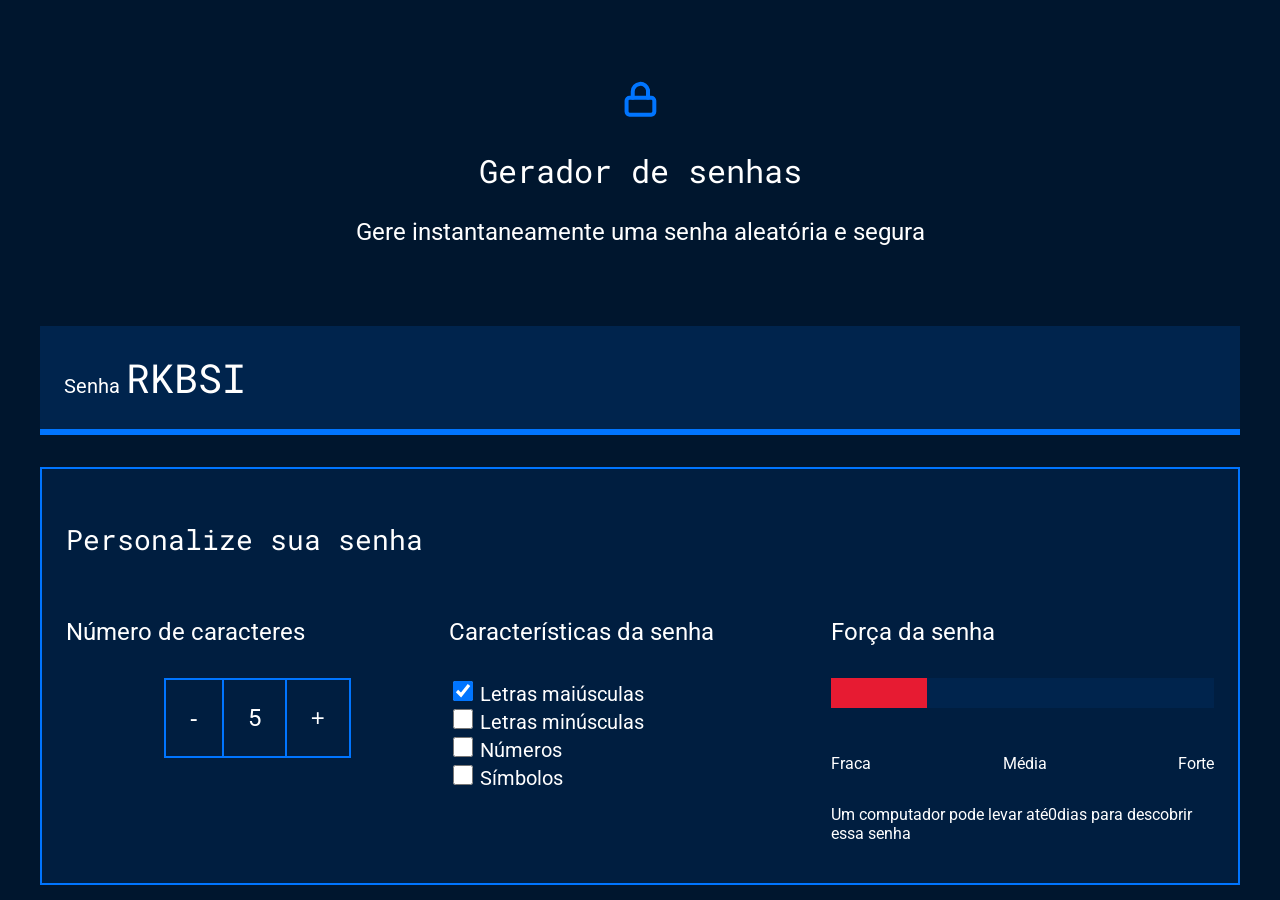
<file: js-gerador-senha-aula-3/index.html>
<!DOCTYPE html>
<html lang="pt-br">

<head>
    <meta charset="UTF-8">
    <meta name="viewport" content="width=device-width, initial-scale=1.0">
    <title>Gerador de senha</title>
    <link rel="stylesheet" href="style.css">
</head>

<body>
    <section class="conteudo">
        <div class="conteudo-titulo">
            <img src="unlock.svg" alt="cadeado fechado">
            <h2 class="titulo-principal">Gerador de senhas</h2>
            <h3 class="titulo-secundario">Gere instantaneamente uma senha aleatória e segura</h3>
        </div>
        <div class="conteudo-senha">
            <label for="senha">Senha</label>
            <input name="senha" type="text" id="campo-senha" readonly>
        </div>
        <div class="parametro">
            <h3 class="parametro-titulo">Personalize sua senha</h3>
            <div class="parametro-coluna__senha">
                <div class="parametro-senha">
                    <h4 class="parametro-senha__titulo">Número de caracteres</h4>
                    <div class="parametro-senha-botoes">
                        <button class="parametro-senha__botao">-</button>
                        <p class="parametro-senha__texto">12</p>
                        <button class="parametro-senha__botao">+</button>
                    </div>
                    <div>
                </div>  
                </div>                
                <div class="parametro-senha">
                    <h4 class="parametro-senha__titulo">Características da senha</h4>
                    <div class="parametro-senha-checkbox">
                        <input name="maiusculo" type="checkbox" class="checkbox" checked>
                        <label for="maiusculo">Letras maiúsculas</label>
                    </div>
                    <div class="parametro-senha-checkbox">
                        <input name="minusculo" type="checkbox" class="checkbox" >
                        <label for="minusculo">Letras minúsculas</label>
                    </div>
                    <div class="parametro-senha-checkbox">
                        <input name="numero" type="checkbox" class="checkbox">
                        <label for="numero">Números</label>
                    </div>
                    <div class="parametro-senha-checkbox">
                        <input name="simbolo" type="checkbox" class="checkbox">
                        <label for="simbolo">Símbolos</label>
                    </div>
                </div>
                
                <!-- Código escondido -->

                    <div class="parametro-senha">
                    <h4 class="parametro-senha__titulo">Força da senha</h4>
                    <div class="barra"></div>
                    <div class="forca fraca"></div>
                    <div class="parametro-senha-textos">
                        <p>Fraca</p>
                    <p>Média</p>
                    <p>Forte</p>
                    </div>
         <p class="entropia"></p>
                   
</div>
                </div>
            </div>
        </div>
    </section>
    <script src="main.js"></script>
</body>

</html>
</file>
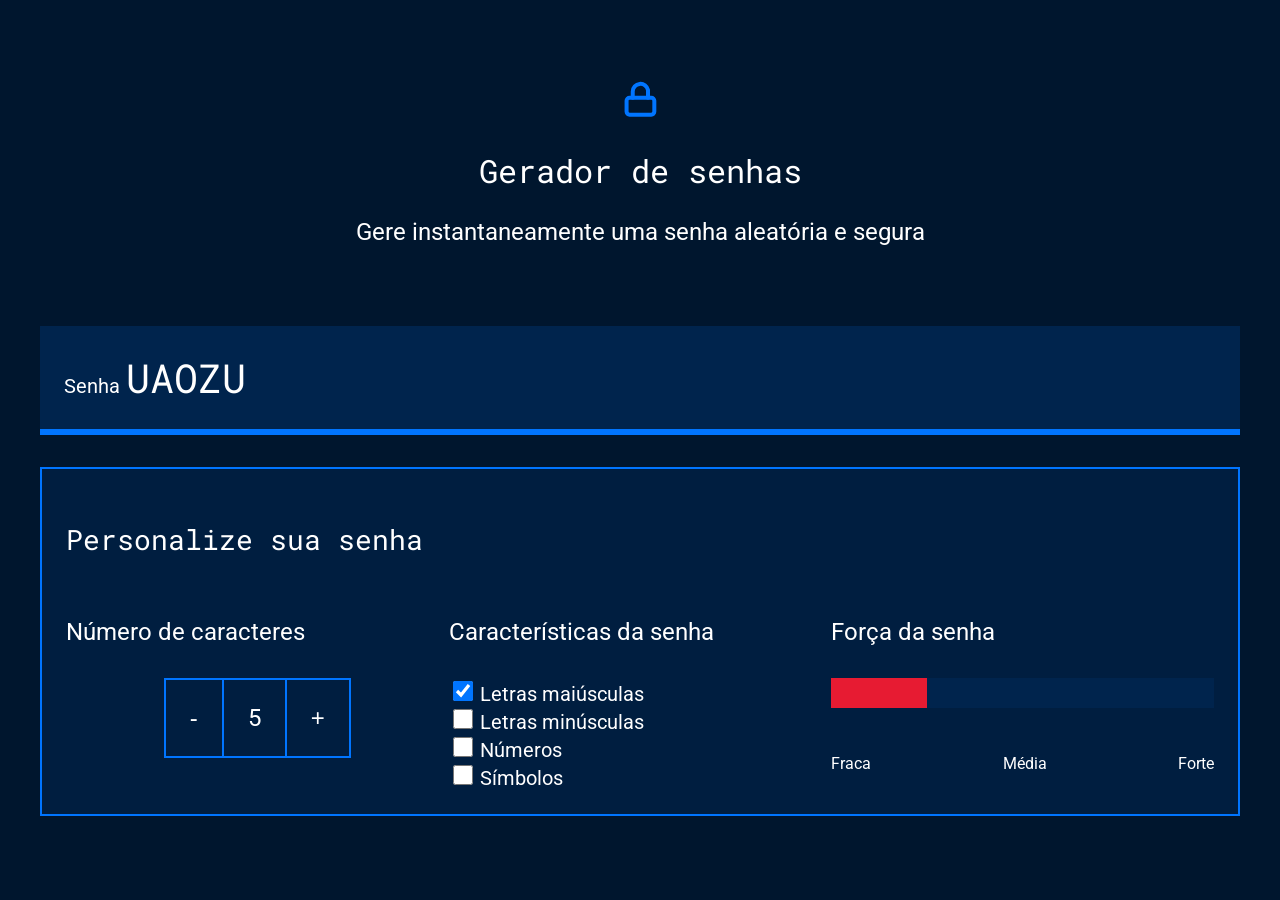
<file: Senha-main/js-gerador-senha-aula-3/index.html>
<!DOCTYPE html>
<html lang="pt-br">

<head>
    <meta charset="UTF-8">
    <meta name="viewport" content="width=device-width, initial-scale=1.0">
    <title>Gerador de senha</title>
    <link rel="stylesheet" href="style.css">
</head>

<body>
    <section class="conteudo">
        <div class="conteudo-titulo">
            <img src="unlock.svg" alt="cadeado fechado">
            <h2 class="titulo-principal">Gerador de senhas</h2>
            <h3 class="titulo-secundario">Gere instantaneamente uma senha aleatória e segura</h3>
        </div>
        <div class="conteudo-senha">
            <label for="senha">Senha</label>
            <input name="senha" type="text" id="campo-senha" readonly>
        </div>
        <div class="parametro">
            <h3 class="parametro-titulo">Personalize sua senha</h3>
            <div class="parametro-coluna__senha">
                <div class="parametro-senha">
                    <h4 class="parametro-senha__titulo">Número de caracteres</h4>
                    <div class="parametro-senha-botoes">
                        <button class="parametro-senha__botao">-</button>
                        <p class="parametro-senha__texto">12</p>
                        <button class="parametro-senha__botao">+</button>
                    </div>
                    <div>
                </div>  
                </div>                
                <div class="parametro-senha">
                    <h4 class="parametro-senha__titulo">Características da senha</h4>
                    <div class="parametro-senha-checkbox">
                        <input name="maiusculo" type="checkbox" class="checkbox" checked>
                        <label for="maiusculo">Letras maiúsculas</label>
                    </div>
                    <div class="parametro-senha-checkbox">
                        <input name="minusculo" type="checkbox" class="checkbox" >
                        <label for="minusculo">Letras minúsculas</label>
                    </div>
                    <div class="parametro-senha-checkbox">
                        <input name="numero" type="checkbox" class="checkbox">
                        <label for="numero">Números</label>
                    </div>
                    <div class="parametro-senha-checkbox">
                        <input name="simbolo" type="checkbox" class="checkbox">
                        <label for="simbolo">Símbolos</label>
                    </div>
                </div>
                
                <!-- Código escondido -->

                    <div class="parametro-senha">
                    <h4 class="parametro-senha__titulo">Força da senha</h4>
                    <div class="barra"></div>
                    <div class="fraca"></div>
                    <div class="parametro-senha-textos">
                        <p>Fraca</p>
                    <p>Média</p>
                    <p>Forte</p>
                    </div>
                    
</div>
                </div>
            </div>
        </div>
    </section>
    <script src="main.js"></script>
</body>

</html>
</file>
<file: js-gerador-senha-aula-3/style.css>
@import url('https://fonts.googleapis.com/css2?family=Roboto&family=Roboto+Mono&display=swap');

:root{
    --branco: white;
    --cor-de-fundo: #00162E;
    --fundo-senha: #00244D;
    --fundo-texto: #001E40;
    --borda: #0075FF;
    --roboto: 'Roboto', sans-serif;
    --roboto-mono: 'Roboto Mono', monospace;
}

*{
    font-weight: 400;
}

body{
    color: var(--branco);
    background-color: var(--cor-de-fundo);
    font-family: var(--roboto);
}

.titulo-principal{
    font-family: var(--roboto-mono);
    font-size: 32px;
}

.titulo-secundario{
    font-size: 24px;
}

.conteudo-titulo{
    text-align: center;
    margin-top: 80px;
}

.conteudo-senha{
    margin-top: 80px; 
    background: var(--fundo-senha);
    padding: 24px;
    border-bottom: 6px solid var(--borda);
}

#campo-senha{
    background-color: var(--fundo-senha);
    border: none;
    color: var(--branco);
    font-family: var(--roboto-mono);
    font-size: 40px;
    width: 70%;
}

#campo-senha:focus{
    outline: none;
}

.conteudo{
    max-width: 1200px;
    margin: 0 auto;
}

.parametro{
    background-color: var(--fundo-texto);
    border: 2px solid var(--borda);
    margin-top: 32px;
    padding: 24px;
}

.parametro-titulo{
    font-family: var(--roboto-mono);
    font-size: 28px;
}

.parametro-senha__titulo{
    font-size:24px;
}

.parametro-coluna__senha{
    display: flex;
    flex-direction: column;
    justify-content: center;
}
.parametro-senha{
    width: 50%;
    margin: 0 auto;
}

@media screen and (min-width: 768px) {
    .parametro-coluna__senha{
        flex-direction: row;
    }
}
.parametro-senha-botoes{
    display: flex;
    justify-content: center;
}
.parametro-senha__botao{
    background-color: var(--fundo-texto);
    color: var(--branco);
    border: 2px solid var(--borda);
    padding: 24px;
    font-size: 24px;
    cursor: pointer;
}
.parametro-senha__texto{
    padding: 24px;
    border-top: 2px solid var(--borda);
    border-bottom: 2px solid var(--borda);
    margin: 0;
    font-size: 24px;
}
label{
    font-size: 20px;
}
.checkbox{
    width: 20px;
    height: 20px;
    cursor: pointer;
}
.barra{
    background-color: var(--fundo-senha);
    height: 30px;
    width: 100%;
}
.fraca{
    height: 30px;
    width: 25%;
    background-color: #E71B32;
    position: relative;
    bottom: 30px;
}

.media{
    height: 30px;
    width: 50%;
    background-color: #FAF408;
    position: relative;
    bottom: 30px;
}

.forte{
    height: 30px;
    width: 100%;
    background-color: #00FF85;
    position: relative;
    bottom: 30px;
}

.parametro-senha-textos{
    display: flex;
    justify-content: space-between;
}
</file>
<file: Senha-main/js-gerador-senha-aula-3/style.css>
@import url('https://fonts.googleapis.com/css2?family=Roboto&family=Roboto+Mono&display=swap');

:root{
    --branco: white;
    --cor-de-fundo: #00162E;
    --fundo-senha: #00244D;
    --fundo-texto: #001E40;
    --borda: #0075FF;
    --roboto: 'Roboto', sans-serif;
    --roboto-mono: 'Roboto Mono', monospace;
}

*{
    font-weight: 400;
}

body{
    color: var(--branco);
    background-color: var(--cor-de-fundo);
    font-family: var(--roboto);
}

.titulo-principal{
    font-family: var(--roboto-mono);
    font-size: 32px;
}

.titulo-secundario{
    font-size: 24px;
}

.conteudo-titulo{
    text-align: center;
    margin-top: 80px;
}

.conteudo-senha{
    margin-top: 80px; 
    background: var(--fundo-senha);
    padding: 24px;
    border-bottom: 6px solid var(--borda);
}

#campo-senha{
    background-color: var(--fundo-senha);
    border: none;
    color: var(--branco);
    font-family: var(--roboto-mono);
    font-size: 40px;
    width: 70%;
}

#campo-senha:focus{
    outline: none;
}

.conteudo{
    max-width: 1200px;
    margin: 0 auto;
}

.parametro{
    background-color: var(--fundo-texto);
    border: 2px solid var(--borda);
    margin-top: 32px;
    padding: 24px;
}

.parametro-titulo{
    font-family: var(--roboto-mono);
    font-size: 28px;
}

.parametro-senha__titulo{
    font-size:24px;
}

.parametro-coluna__senha{
    display: flex;
    flex-direction: column;
    justify-content: center;
}
.parametro-senha{
    width: 50%;
    margin: 0 auto;
}

@media screen and (min-width: 768px) {
    .parametro-coluna__senha{
        flex-direction: row;
    }
}
.parametro-senha-botoes{
    display: flex;
    justify-content: center;
}
.parametro-senha__botao{
    background-color: var(--fundo-texto);
    color: var(--branco);
    border: 2px solid var(--borda);
    padding: 24px;
    font-size: 24px;
    cursor: pointer;
}
.parametro-senha__texto{
    padding: 24px;
    border-top: 2px solid var(--borda);
    border-bottom: 2px solid var(--borda);
    margin: 0;
    font-size: 24px;
}
label{
    font-size: 20px;
}
.checkbox{
    width: 20px;
    height: 20px;
    cursor: pointer;
}
.barra{
    background-color: var(--fundo-senha);
    height: 30px;
    width: 100%;
}
.fraca{
    height: 30px;
    width: 25%;
    background-color: #E71B32;
    position: relative;
    bottom: 30px;
}

.media{
    height: 30px;
    width: 50%;
    background-color: #FAF408;
    position: relative;
    bottom: 30px;
}

.forte{
    height: 30px;
    width: 100%;
    background-color: #00FF85;
    position: relative;
    bottom: 30px;
}

.parametro-senha-textos{
    display: flex;
    justify-content: space-between;
}
</file>
